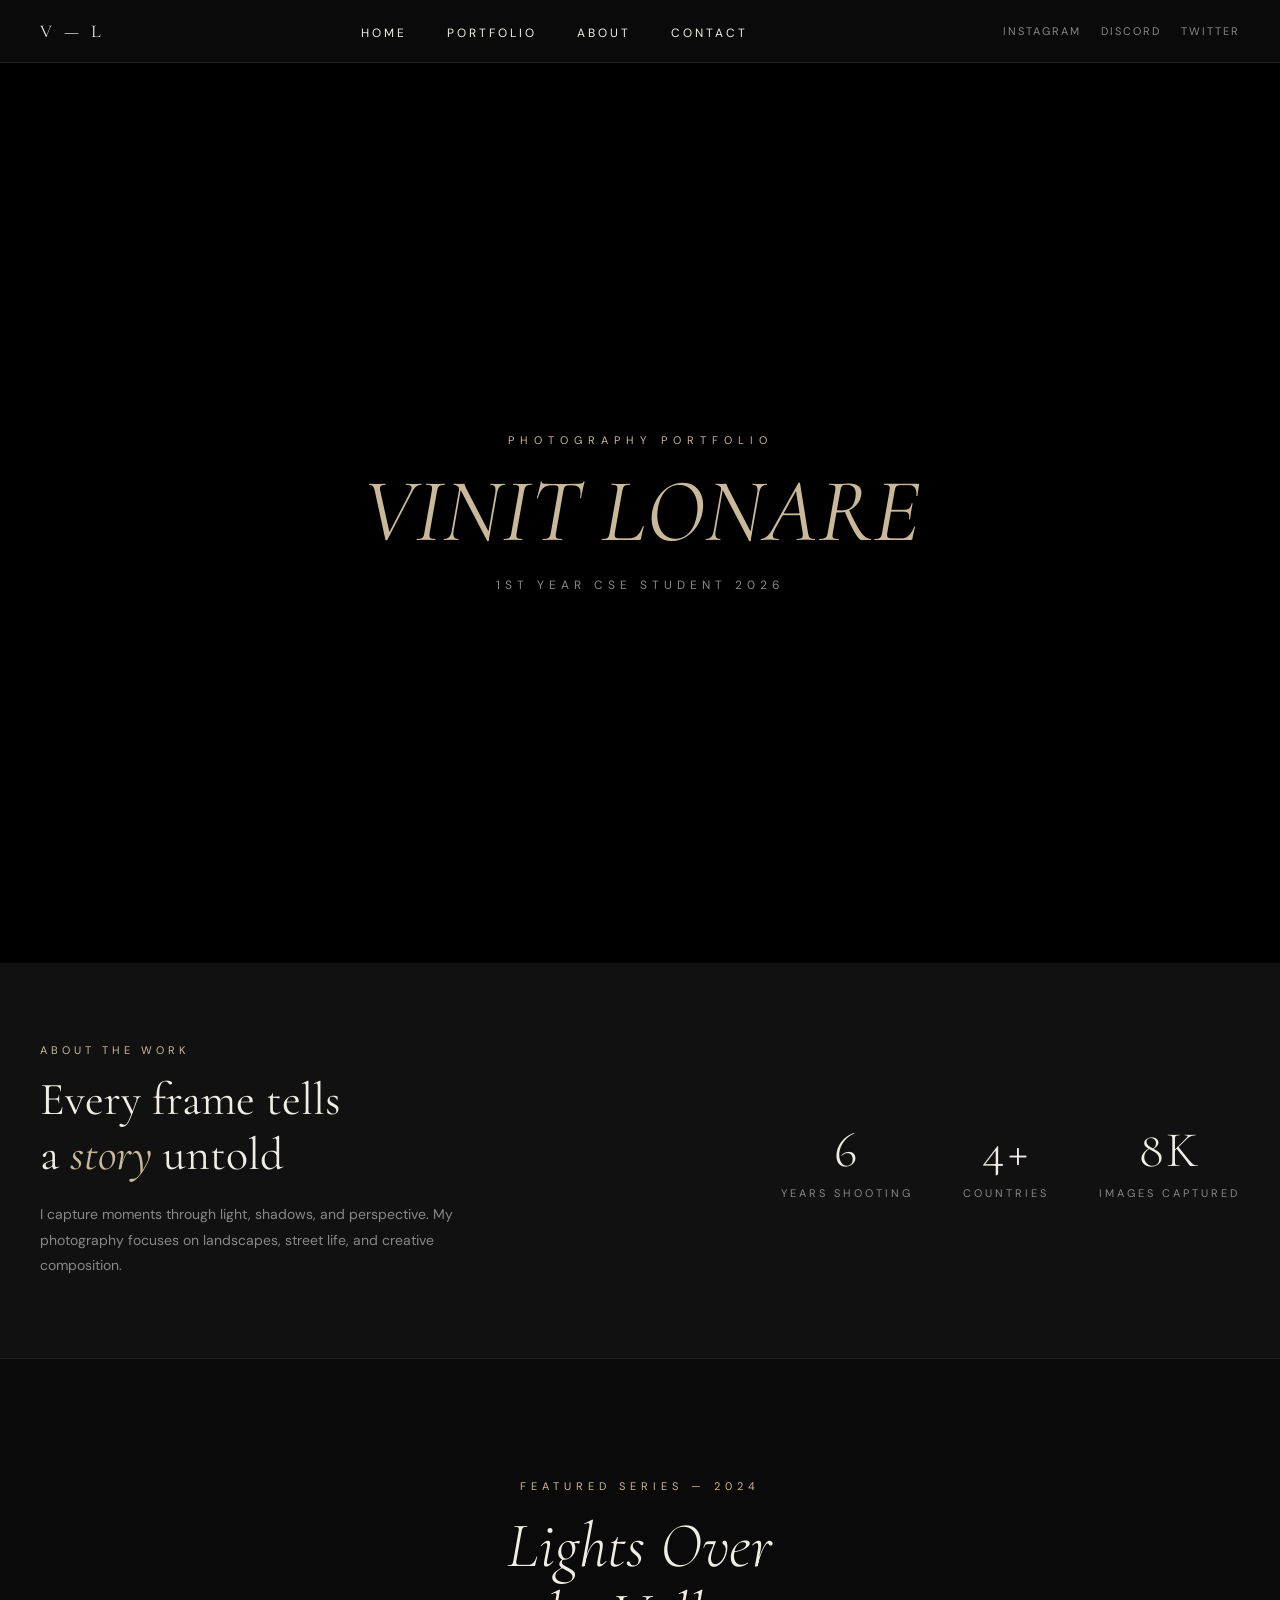
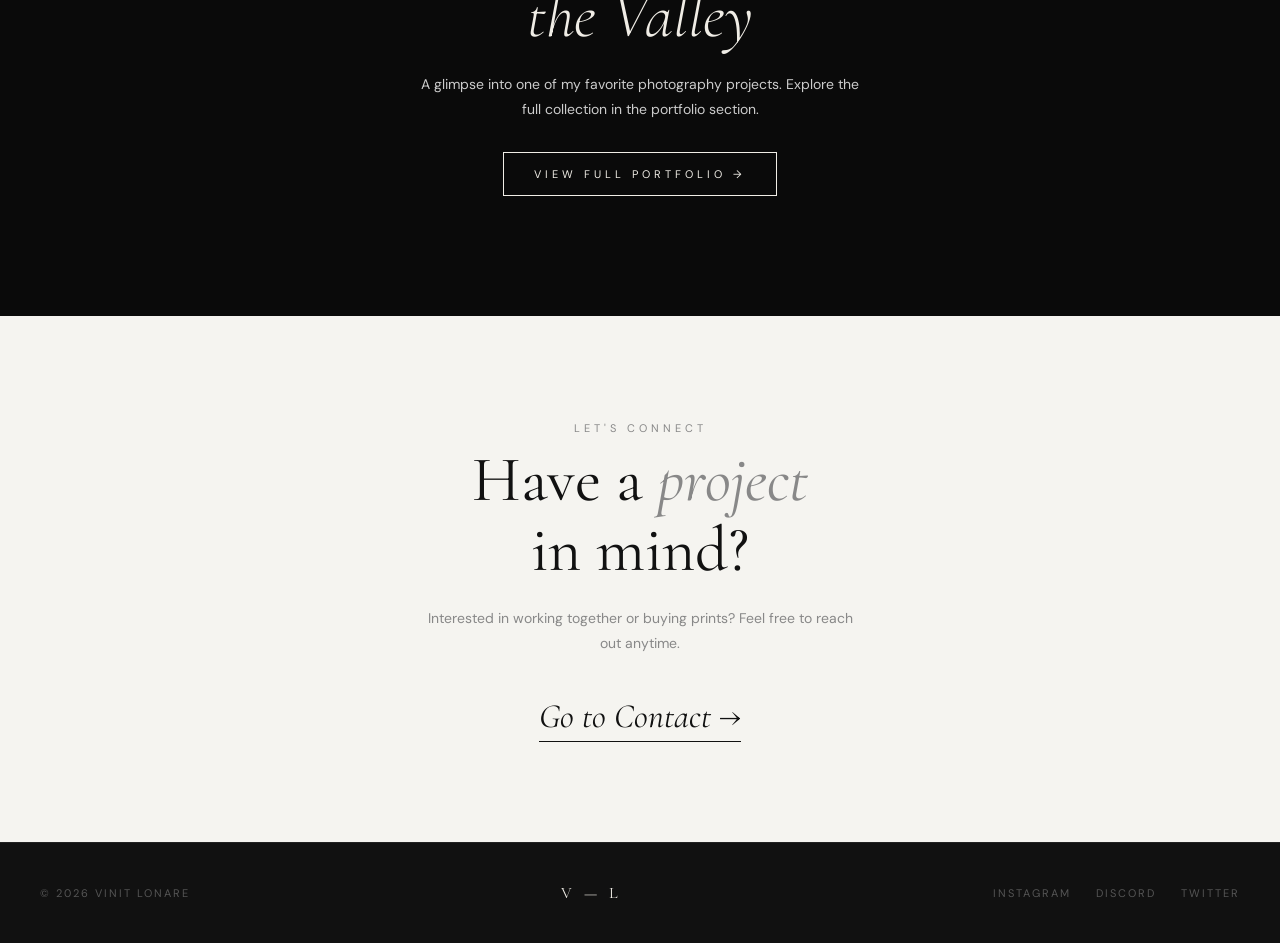
<file: index.html>
<!DOCTYPE html>
<html lang="en">

<head>
    <title>Vinit Lonare — Photography</title>
    <link rel="preconnect" href="https://fonts.googleapis.com">
    <link rel="preconnect" href="https://fonts.gstatic.com" crossorigin>
    <link
        href="https://fonts.googleapis.com/css2?family=Cormorant+Garamond:wght@300;400;700&family=DM+Sans:wght@400;500&display=swap"
        rel="stylesheet">
    <link href="https://fonts.googleapis.com/css2?family=Cormorant+Garamond:wght@300;400;700&family=DM+Sans:wght@400;500&display=swap" rel="stylesheet">
    <link rel="stylesheet" href="style.css">
    <script src="script.js"></script>
</head>

<body>

    <!-- NAVBAR -->
    <div class="nav">
        <a href="index.html">V — L</a>

        <ul>
            <li><a href="index.html">Home</a></li>
            <li><a href="portfolio.html">Portfolio</a></li>
            <li><a href="about.html">About</a></li>
            <li><a href="contact.html">Contact</a></li>
        </ul>

        <aside>
            <a href="https://www.instagram.com/vinit.24.07" target="_blank">Instagram</a>
            <a href="https://discord.com/users/vinit2420" target="_blank">Discord</a>
            <a href="https://twitter.com/vinit2420" target="_blank">Twitter</a>
        </aside>
    </div>

    <!-- HERO -->
    <div class="hero">
        <span>Photography Portfolio</span>
        <h1><em>Vinit Lonare</em></h1>
        <p>1st Year CSE Student 2026</p>
    </div>

    <!-- INTRO -->
    <div class="intro">
        <article>
            <span>About the Work</span>
            <h2>Every frame tells<br>a <em>story</em> untold</h2>
            <p>
                I capture moments through light, shadows, and perspective.
                My photography focuses on landscapes, street life, and creative composition.
            </p>
        </article>

        <aside>
            <div><strong>6</strong>Years Shooting</div>
            <div><strong>4+</strong>Countries</div>
            <div><strong>8k</strong>Images Captured</div>
        </aside>
    </div>

    <!-- FEATURED PREVIEW -->
    <div class="featured">
        <span>Featured Series — 2024</span>
        <h2>Lights Over<br>the Valley</h2>
        <p>
            A glimpse into one of my favorite photography projects.
            Explore the full collection in the portfolio section.
        </p>

        <a href="portfolio.html">View Full Portfolio →</a>
    </div>

    <!-- CONTACT CTA -->
    <div class="contact">
        <span>Let's Connect</span>
        <h2>Have a <em>project</em><br>in mind?</h2>

        <p>
            Interested in working together or buying prints?
            Feel free to reach out anytime.
        </p>

        <a href="contact.html">Go to Contact →</a>
    </div>

    <!-- FOOTER -->
    <div class="footer">
        <p>© 2026 Vinit Lonare</p>

        <a href="index.html">V — L</a>

        <nav>
            <a href="https://www.instagram.com/vinit.24.07" target="_blank">Instagram</a>
            <a href="https://discord.com/users/vinit2420" target="_blank">Discord</a>
            <a href="https://twitter.com/vinit2420" target="_blank">Twitter</a>
        </nav>
    </div>

</body>

</html>
</file>
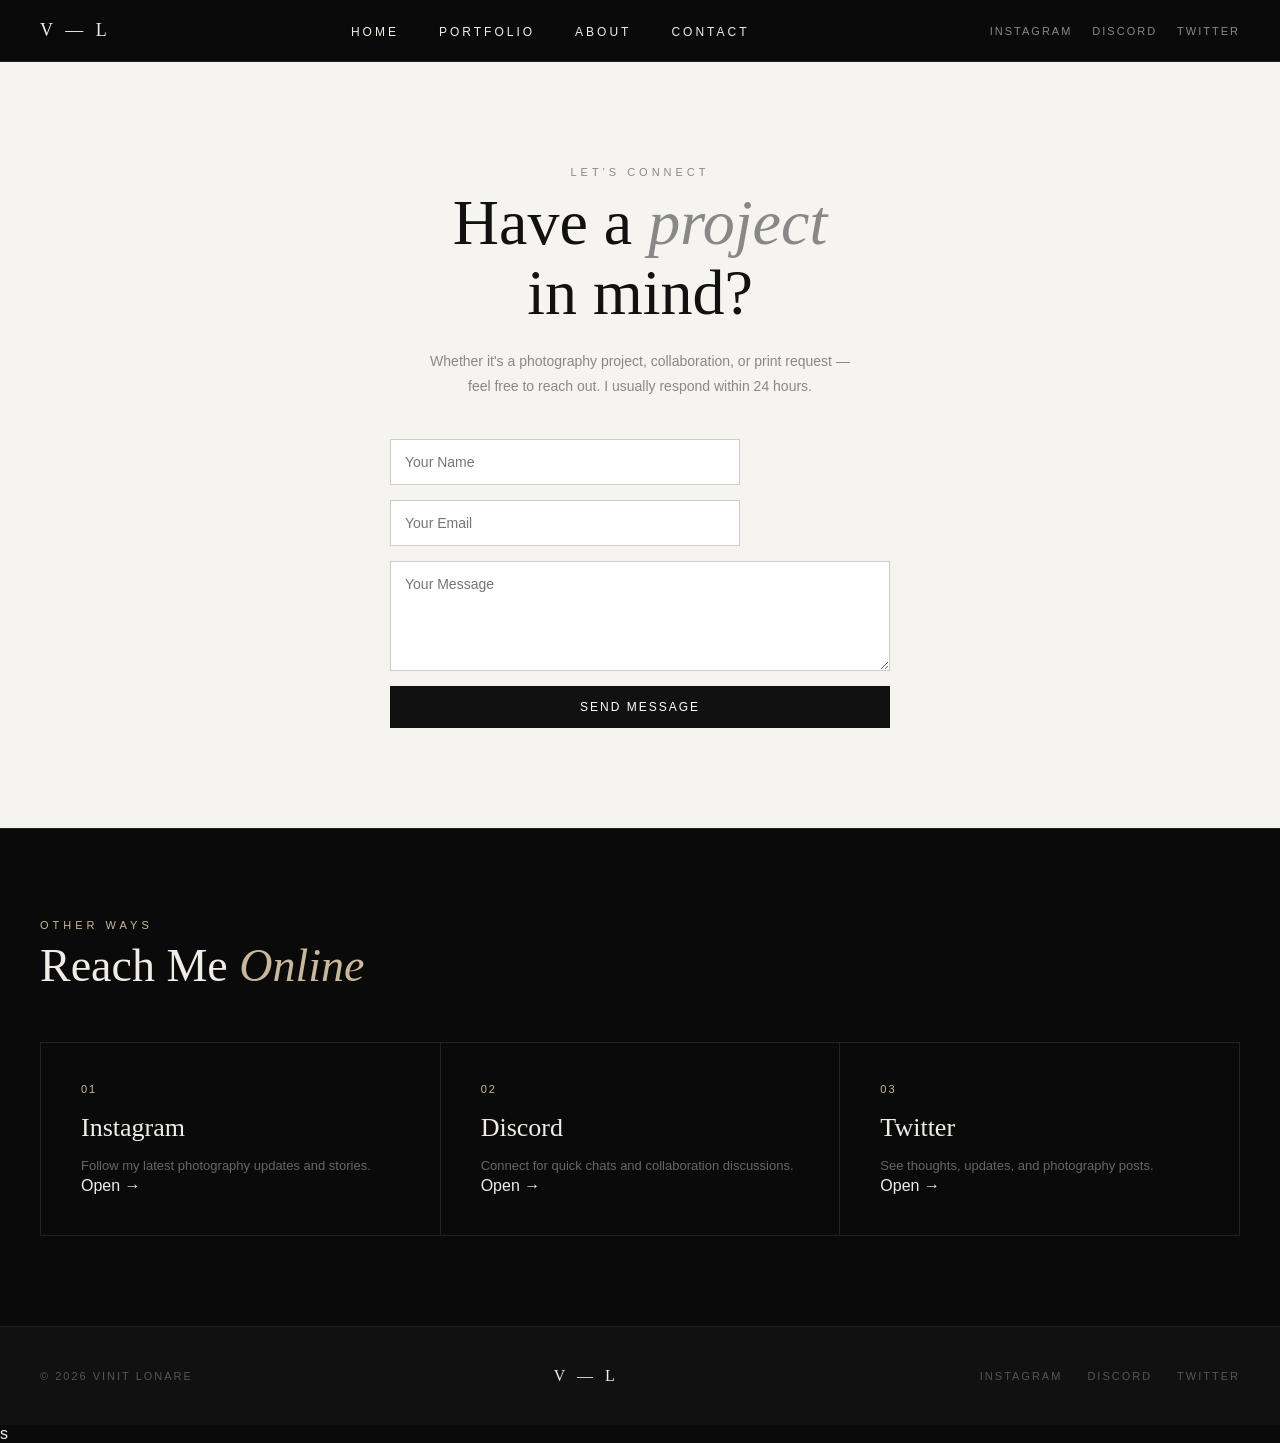
<file: contact.html>
<!DOCTYPE html>
<html lang="en">

<head>
    <title>Contact — Vinit Lonare</title>
    <link rel="stylesheet" href="style.css">
</head>

<body>

    <!-- NAVBAR -->
    <div class="nav">
        <a href="index.html">V — L</a>

        <ul>
            <li><a href="index.html" class="nav-link">Home</a></li>
            <li><a href="portfolio.html" class="nav-link">Portfolio</a></li>
            <li><a href="about.html" class="nav-link">About</a></li>
            <li><a href="contact.html" class="nav-link active">Contact</a></li>
        </ul>

        <aside>
            <a href="https://www.instagram.com/vinit.24.07" target="_blank">Instagram</a>
            <a href="https://discord.com/users/vinit2420" target="_blank">Discord</a>
            <a href="https://twitter.com/vinit2420" target="_blank">Twitter</a>
        </aside>
    </div>

    <!-- CONTACT -->
    <div class="contact">
        <span>Let's Connect</span>

        <h2>Have a <em>project</em><br>in mind?</h2>

        <p>
            Whether it's a photography project, collaboration, or print request —
            feel free to reach out. I usually respond within 24 hours.
        </p>

        <form action="https://formspree.io/f/xeenjdqb" method="POST" class="contact-form">

            <input type="text" name="name" placeholder="Your Name" required>

            <input type="email" name="email" placeholder="Your Email" required>

            <textarea name="message" placeholder="Your Message" rows="5" required></textarea>

            <!-- redirect after submit -->
            <input type="hidden" name="_next" value="thankyou.html">

            <button type="submit">Send Message</button>

        </form>
    </div>

    <!-- EXTRA CONTACT OPTIONS -->
    <div class="services">
        <span>Other Ways</span>
        <h2>Reach Me <em>Online</em></h2>

        <main>
            <article>
                <strong>01</strong>
                <h3>Instagram</h3>
                <p>Follow my latest photography updates and stories.</p>
                <a href="https://www.instagram.com/vinit.24.07" target="_blank">Open →</a>
            </article>

            <article>
                <strong>02</strong>
                <h3>Discord</h3>
                <p>Connect for quick chats and collaboration discussions.</p>
                <a href="https://discord.com/users/vinit2420" target="_blank">Open →</a>
            </article>

            <article>
                <strong>03</strong>
                <h3>Twitter</h3>
                <p>See thoughts, updates, and photography posts.</p>
                <a href="https://twitter.com/vinit2420" target="_blank">Open →</a>
            </article>
        </main>
    </div>

    <!-- FOOTER -->
    <div class="footer">
        <p>© 2026 Vinit Lonare</p>

        <a href="index.html">V — L</a>

        <nav>
            <a href="https://www.instagram.com/vinit.24.07" target="_blank">Instagram</a>
            <a href="https://discord.com/users/vinit2420" target="_blank">Discord</a>
            <a href="https://twitter.com/vinit2420" target="_blank">Twitter</a>
        </nav>
    </div>

</body>

</html>s
</file>
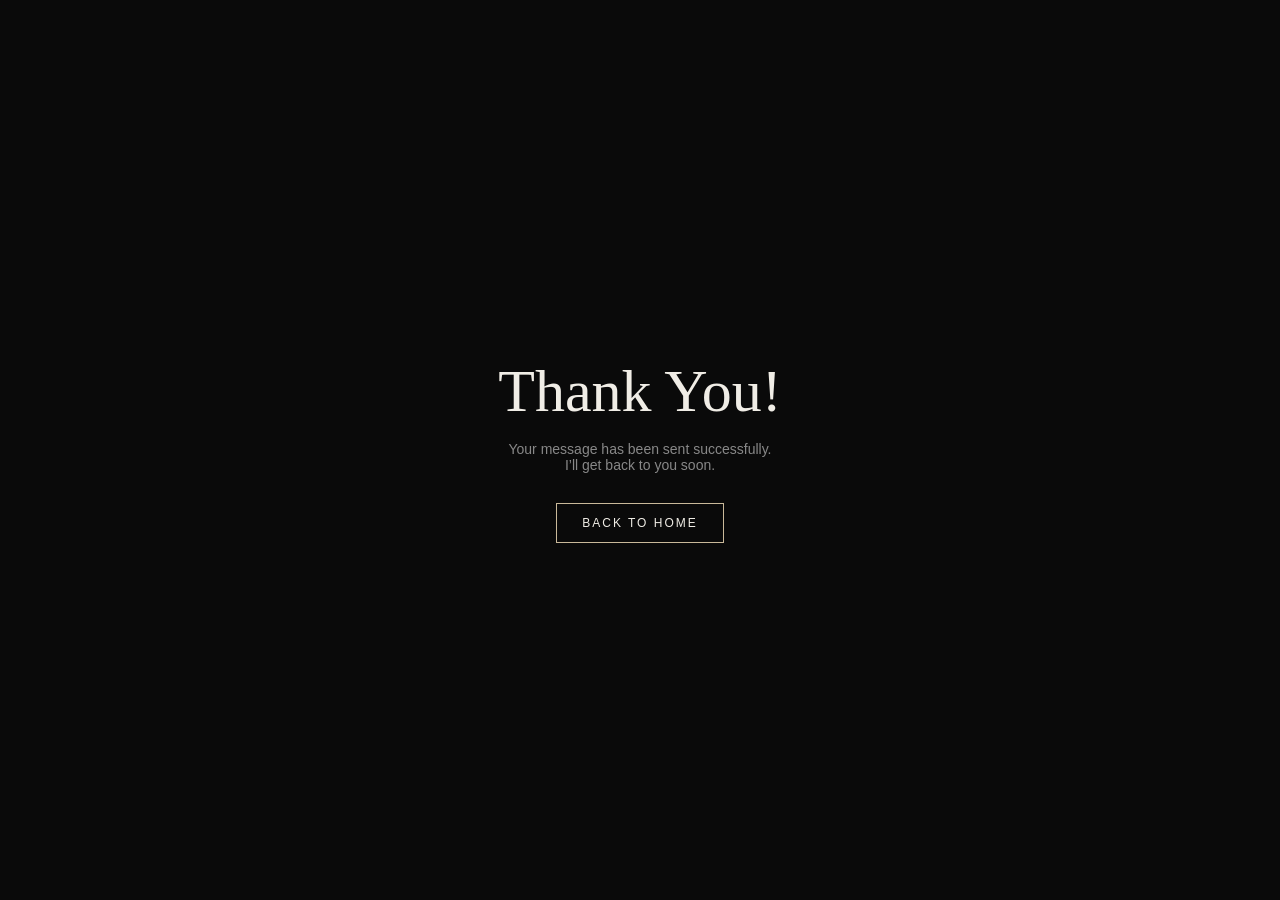
<file: thankyou.html>
<!DOCTYPE html>
<html lang="en">

<head>
    <title>Thank You — Vinit Lonare</title>
    <link rel="stylesheet" href="style.css">

    <style>
        .thankyou {
            height: 100vh;
            display: flex;
            flex-direction: column;
            align-items: center;
            justify-content: center;
            text-align: center;
            background-color: #0a0a0a;
            color: #f0ede6;
        }

        .thankyou h1 {
            font-family: 'Cormorant Garamond', serif;
            font-size: 60px;
            font-weight: 400;
        }

        .thankyou p {
            margin-top: 15px;
            color: #888;
            font-size: 14px;
        }

        .thankyou a {
            margin-top: 30px;
            display: inline-block;
            padding: 12px 25px;
            border: 1px solid #c9b99a;
            text-transform: uppercase;
            font-size: 12px;
            letter-spacing: 2px;
            transition: 0.3s;
        }

        .thankyou a:hover {
            background-color: #c9b99a;
            color: #0a0a0a;
        }
    </style>
</head>

<body>

    <div class="thankyou">
        <h1>Thank You!</h1>

        <p>Your message has been sent successfully.<br>
            I’ll get back to you soon.</p>

        <a href="index.html">Back to Home</a>
    </div>

</body>

</html>
</file>
<file: style.css>
/* portfolio css */

* {
    margin: 0;
    padding: 0;
    box-sizing: border-box;
}

body {
    font-family: 'DM Sans', sans-serif;
    background-color: #0a0a0a;
    color: #f0ede6;
}

a {
    text-decoration: none;
    color: inherit;
}

img {
    display: block;
    width: 100%;
    object-fit: cover;
}

ul {
    list-style: none;
}

/* .nav */
.nav {
    display: flex;
    align-items: center;
    justify-content: space-between;
    padding: 20px 40px;
    background-color: #0a0a0a;
    border-bottom: 1px solid #222;
}

.nav>a {
    font-family: 'Cormorant Garamond', serif;
    font-size: 18px;
    letter-spacing: 4px;
    text-transform: uppercase;
    color: #f0ede6;
}

.nav>a:hover {
    opacity: 0.6;
}

.nav ul {
    display: flex;
    gap: 40px;
}

.nav ul a {
    font-size: 12px;
    letter-spacing: 3px;
    text-transform: uppercase;
    transition: color 0.3s ease;
}

.nav ul a:hover {
    color: #c9b99a;
}

.nav aside {
    display: flex;
    gap: 20px;
}

.nav aside a {
    font-size: 11px;
    letter-spacing: 2px;
    text-transform: uppercase;
    color: #888;
    transition: color 0.3s ease;
}

.nav aside a:hover {
    color: #c9b99a;
}

/* .hero */
.hero {
    background-color: #000;
    height: 100vh;
    display: flex;
    flex-direction: column;
    align-items: center;
    justify-content: center;
    text-align: center;
}

.hero span {
    font-size: 11px;
    letter-spacing: 6px;
    text-transform: uppercase;
    color: #c9b99a;
    margin-bottom: 20px;
}

.hero h1 {
    font-family: 'Cormorant Garamond', serif;
    font-size: 90px;
    font-weight: 400;
    text-transform: uppercase;
    line-height: 1;
}

.hero h1 em {
    font-style: italic;
    color: #c9b99a;
}

.hero p {
    margin-top: 20px;
    font-size: 12px;
    letter-spacing: 5px;
    text-transform: uppercase;
    color: #888;
}

/* .intro */
.intro {
    background-color: #111;
    padding: 80px 40px;
    display: flex;
    align-items: center;
    justify-content: space-between;
    gap: 40px;
    flex-wrap: wrap;
    border-bottom: 1px solid #222;
}

.intro article span {
    display: block;
    font-size: 11px;
    letter-spacing: 4px;
    text-transform: uppercase;
    color: #c9b99a;
    margin-bottom: 15px;
}

.intro article h2 {
    font-family: 'Cormorant Garamond', serif;
    font-size: 46px;
    font-weight: 400;
    line-height: 1.2;
}

.intro article h2 em {
    font-style: italic;
    color: #c9b99a;
}

.intro article p {
    margin-top: 20px;
    font-size: 14px;
    line-height: 1.8;
    color: #888;
    max-width: 460px;
}

.intro aside {
    display: flex;
    gap: 50px;
}

.intro aside div {
    text-align: center;
    font-size: 11px;
    letter-spacing: 3px;
    text-transform: uppercase;
    color: #888;
}

.intro aside strong {
    font-family: 'Cormorant Garamond', serif;
    font-size: 50px;
    font-weight: 300;
    color: #f0ede6;
    display: block;
    margin-bottom: 6px;
}

/* .portfolio */
.portfolio {
    background-color: #f5f4f0;
    padding: 80px 40px;
    color: #111;
}

.portfolio header {
    display: flex;
    align-items: flex-end;
    justify-content: space-between;
    margin-bottom: 40px;
    flex-wrap: wrap;
    gap: 15px;
}

.portfolio header span {
    display: block;
    font-size: 11px;
    letter-spacing: 4px;
    text-transform: uppercase;
    color: #888;
    margin-bottom: 8px;
}

.portfolio header h2 {
    font-family: 'Cormorant Garamond', serif;
    font-size: 46px;
    font-weight: 400;
    line-height: 1.1;
}

.portfolio header h2 em {
    font-style: italic;
    color: #888;
}

.portfolio header a {
    font-size: 12px;
    letter-spacing: 3px;
    text-transform: uppercase;
    border-bottom: 1px solid #111;
    padding-bottom: 2px;
    transition: color 0.3s ease;
}

.portfolio header a:hover {
    color: #888;
    border-color: #888;
}

/* ===== MASONRY FIX (ONLY CHANGE THIS) ===== */

.portfolio main {
    column-count: 3;
    column-gap: 15px;
}

.portfolio figure {
    break-inside: avoid;
    margin-bottom: 15px;
}

.portfolio figure img {
    width: 100%;
    height: auto;
    display: block;
    border-radius: 4px;
}

/* optional hover */
.portfolio figure:hover img {
    transform: scale(1.05);
    transition: transform 0.3s ease;
}
}


.portfolio figure:hover img {
    transform: scale(1.07);
}

/* .featured */
.featured {
    background-color: #0a0a0a;
    text-align: center;
    padding: 120px 40px;
    background-image: url('https://images.unsplash.com/photo-1510673825466-302bc330ab95?auto=format&fit=crop&w=1744&q=85');
    background-size: cover;
    background-position: center;
}

.featured span {
    display: block;
    font-size: 11px;
    letter-spacing: 5px;
    text-transform: uppercase;
    color: #c9b99a;
    margin-bottom: 18px;
}

.featured h2 {
    font-family: 'Cormorant Garamond', serif;
    font-size: 64px;
    font-weight: 300;
    font-style: italic;
    line-height: 1.1;
}

.featured p {
    margin-top: 20px;
    font-size: 14px;
    color: #ccc;
    max-width: 440px;
    margin-left: auto;
    margin-right: auto;
    line-height: 1.8;
}

.featured a {
    display: inline-block;
    margin-top: 30px;
    font-size: 11px;
    letter-spacing: 4px;
    text-transform: uppercase;
    border: 1px solid #f0ede6;
    padding: 14px 30px;
    transition: background-color 0.3s ease, color 0.3s ease;
}

.featured a:hover {
    background-color: #c9b99a;
    border-color: #c9b99a;
    color: #0a0a0a;
}

/* .about */
.about {
    background-color: #fafaf8;
    padding: 100px 40px;
    display: flex;
    align-items: center;
    gap: 60px;
    flex-wrap: wrap;
    color: #111;
}

.about img {
    flex: 1 1 300px;
    max-width: 500px;
    border-radius: 4px;
}

.about article {
    flex: 1 1 300px;
}

.about article span {
    color: #888;
    font-size: 11px;
    letter-spacing: 4px;
    text-transform: uppercase;
    margin-bottom: 8px;
    display: block;
}

.about article h2 {
    font-size: 44px;
    margin-bottom: 20px;
    font-family: 'Cormorant Garamond', serif;
    font-weight: 400;
}

.about article h2 em {
    font-style: italic;
    color: #888;
}

.about article p {
    font-size: 14px;
    line-height: 1.9;
    color: #888;
}

.about article p+p {
    margin-top: 15px;
}

.about article strong {
    display: block;
    margin-top: 30px;
    font-family: 'Cormorant Garamond', serif;
    font-size: 36px;
    font-style: italic;
    font-weight: 400;
}

.about article a {
    display: inline-block;
    margin-top: 25px;
    font-size: 11px;
    letter-spacing: 3px;
    text-transform: uppercase;
    color: #f0ede6;
    background-color: #111;
    padding: 14px 30px;
    border-radius: 2px;
    transition: background-color 0.3s ease;
}

.about article a:hover {
    background-color: #333;
}

/* .services */
.services {
    background-color: #0a0a0a;
    padding: 90px 40px;
    border-top: 1px solid #222;
}

.services>span {
    display: block;
    font-size: 11px;
    letter-spacing: 4px;
    text-transform: uppercase;
    color: #c9b99a;
    margin-bottom: 8px;
}

.services h2 {
    font-family: 'Cormorant  Garamond', serif;
    font-size: 46px;
    font-weight: 400;
    margin-bottom: 50px;
}

.services h2 em {
    font-style: italic;
    color: #c9b99a;
}

.services main {
    display: flex;
    flex-wrap: wrap;
    gap: 1px;
    background-color: #222;
    border: 1px solid #222;
}

.services article {
    background-color: #0a0a0a;
    padding: 40px;
    flex: 1 1 200px;
    transition: background-color 0.3s ease;
}

.services article:hover {
    background-color: #161616;
}

.services article strong {
    display: block;
    font-size: 11px;
    letter-spacing: 2px;
    color: #c9b99a;
    margin-bottom: 18px;
    font-weight: normal;
}

@media (max-width: 768px) {

    .nav {
        flex-direction: column;
        gap: 15px;
        text-align: center;
    }

    .nav ul {
        gap: 20px;
    }

    .hero h1 {
        font-size: 42px;
    }

    .hero p {
        font-size: 10px;
    }

    .intro {
        flex-direction: column;
        text-align: center;
    }

    .intro aside {
        justify-content: center;
    }

    .about {
        flex-direction: column;
        text-align: center;
    }

    .services main {
        flex-direction: column;
    }

    .footer {
        flex-direction: column;
        text-align: center;
    }
}

.services article h3 {
    font-family: 'Cormorant Garamond', serif;
    font-size: 26px;
    font-weight: 400;
    margin-bottom: 12px;
}

.services article p {
    font-size: 13px;
    line-height: 1.7;
    color: #666;
}

/* .contact */
.contact {
    background-color: #f5f4f0;
    padding: 100px 40px;
    text-align: center;
    color: #111;
}

.contact span {
    color: #888;
    font-size: 11px;
    letter-spacing: 4px;
    text-transform: uppercase;
}

.contact h2 {
    font-family: 'Cormorant Garamond', serif;
    font-size: 64px;
    margin: 8px auto 0;
    line-height: 1.1;
    font-weight: 400;
}

.contact h2 em {
    font-style: italic;
    color: #888;
}

.contact p {
    margin-top: 20px;
    font-size: 14px;
    line-height: 1.8;
    color: #888;
    max-width: 440px;
    margin-left: auto;
    margin-right: auto;
}

.contact>a {
    display: inline-block;
    margin-top: 40px;
    font-family: 'Cormorant Garamond', serif;
    font-size: 34px;
    font-style: italic;
    color: #111;
    border-bottom: 1px solid #111;
    padding-bottom: 4px;
    transition: color 0.3s ease;
}

.contact>a:hover {
    color: #888;
    border-color: #888;
}

/* .footer */
.footer {
    background-color: #111;
    padding: 40px;
    display: flex;
    align-items: center;
    justify-content: space-between;
    border-top: 1px solid #222;
    flex-wrap: wrap;
    gap: 15px;
}

.footer p {
    font-size: 11px;
    letter-spacing: 2px;
    color: #555;
    text-transform: uppercase;
}

.footer>a {
    font-family: 'Cormorant Garamond', serif;
    font-size: 16px;
    letter-spacing: 4px;
    text-transform: uppercase;
    transition: opacity 0.3s ease;
}

.footer>a:hover {
    opacity: 0.6;
}

.footer nav {
    display: flex;
    gap: 25px;
}

.footer nav a {
    font-size: 11px;
    letter-spacing: 2px;
    text-transform: uppercase;
    color: #555;
    transition: color 0.3s ease;
}

.footer nav a:hover {
    color: #c9b99a;
}

a {
    transition: opacity 0.3s ease;
}

a:hover {
    opacity: 0.7;
}

@media (max-width: 480px) {
    .hero {
        padding: 0 20px;
    }

    .portfolio,
    .contact,
    .services,
    .about,
    .intro {
        padding: 60px 20px;
    }
}

@media (max-width: 992px) {
    .portfolio main {
        column-count: 2;
    }
}

@media (max-width: 576px) {
    .portfolio main {
        column-count: 1;
    }
}

.contact-form {
    margin-top: 40px;
    max-width: 500px;
    margin-left: auto;
    margin-right: auto;
    display: flex;
    flex-direction: column;
    gap: 15px;
}

.contact-form input,
.contact-form textarea {
    padding: 14px;
    border: 1px solid #ccc;
    background: #fff;
    font-size: 14px;
    font-family: inherit;
    outline: none;
}

.contact-form input:focus,
.contact-form textarea:focus {
    border-color: #c9b99a;
}

.contact-form button {
    padding: 14px;
    border: none;
    background-color: #111;
    color: #fff;
    font-size: 12px;
    letter-spacing: 2px;
    text-transform: uppercase;
    cursor: pointer;
    transition: 0.3s;
}

.contact-form button:hover {
    background-color: #c9b99a;
    color: #111;
}
.weather-box {
    width: 300px;
    margin: 20px auto;
    text-align: center;
}

input {
    padding: 8px;
    width: 70%;
}

button {
    padding: 8px;
    cursor: pointer;
}

#weatherResult {
    margin-top: 15px;
}
</file>
